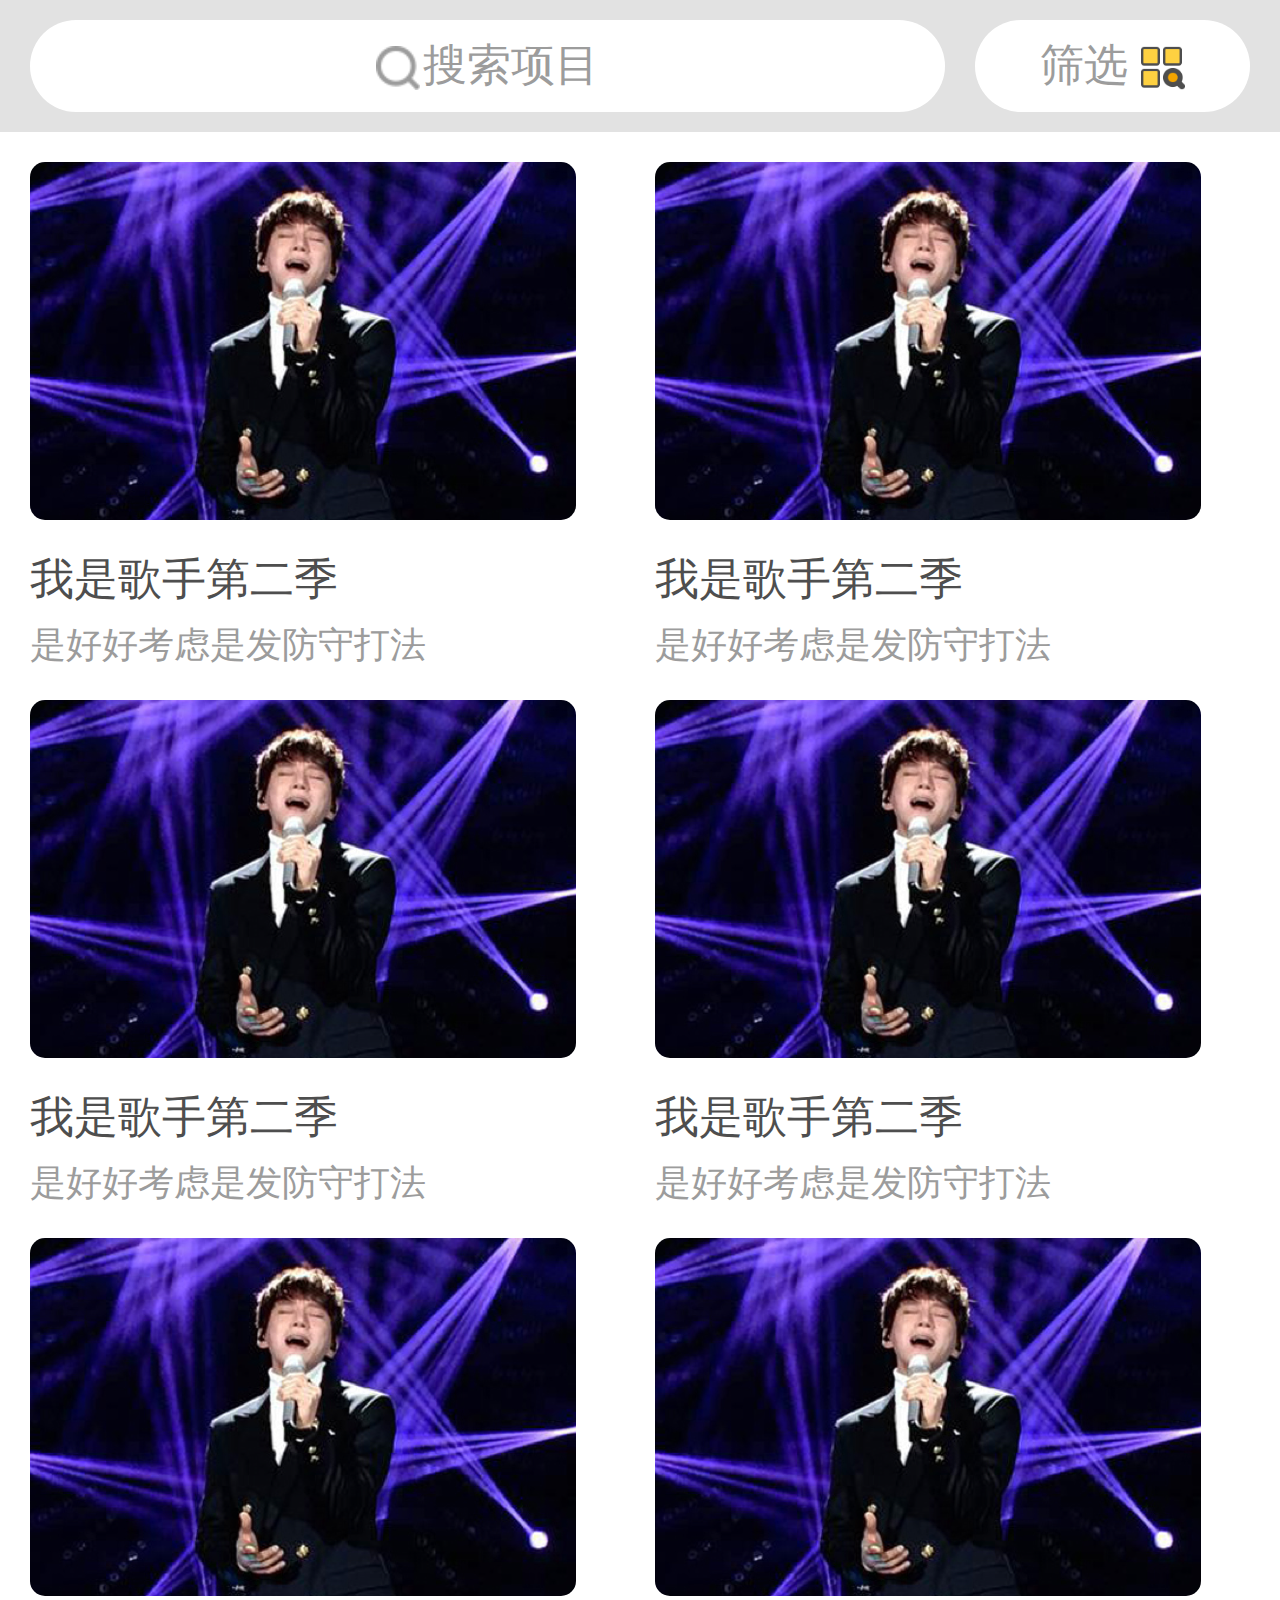
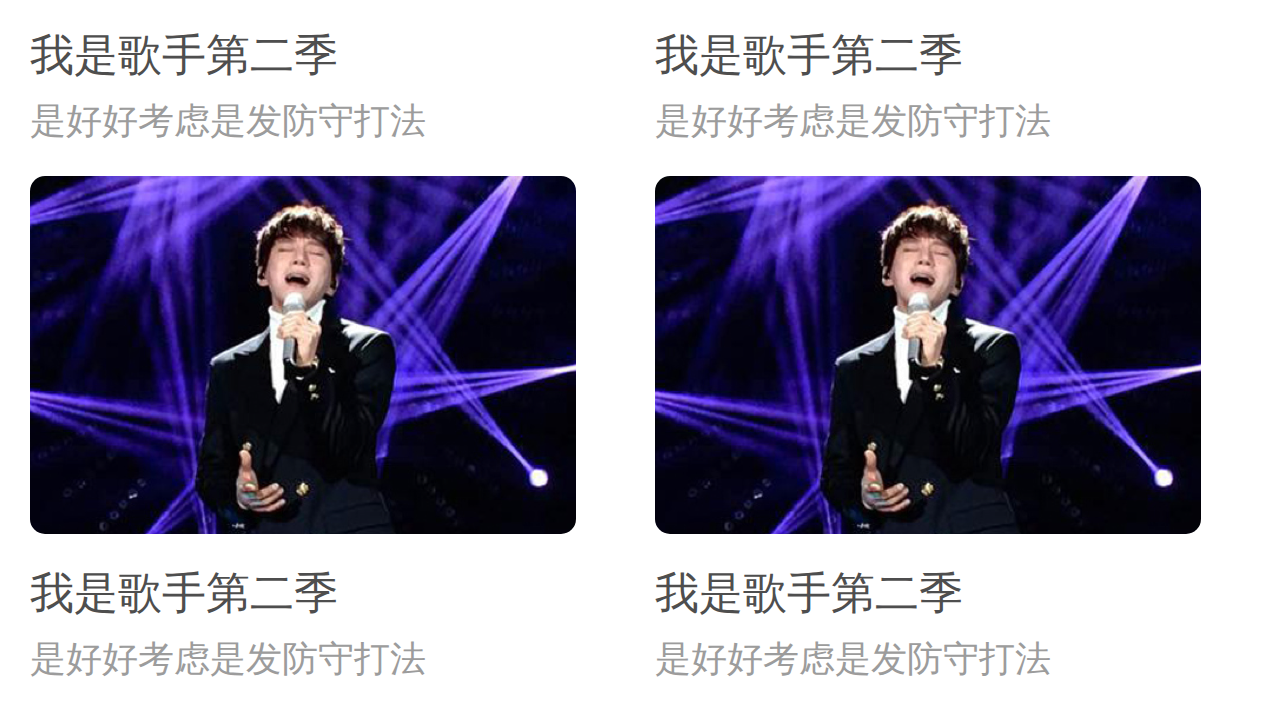
<file: index.html>
<!DOCTYPE html>
<html lang="en">
<head>
    <meta charset="UTF-8">
    <title>创业大赛</title>
    <link rel="stylesheet" href="css/index.css">
    <script src="js/jQuery.js"></script>
    <script src="js/index.js"></script>
</head>
<body>


<div class="sc-find">
    <div class="mar">
        <div class="sc-fd">
            <div class="sc-sou "></div>
            <div class="sc-suo">搜索项目</div>
            <div class="clear"></div>
        </div>
        <div class="screen">
            <div class="screen-left">
                <div class="screen-con">
                    <div class="screen-font">筛选</div>
                    <div class="screen-icon"></div>
                </div>
            </div>

        </div>
        <div class="clear"></div>
    </div>

</div>

<div class="sc-con">
    <div class="m-list">
        <ul class="ul-hot">
            <li>
                <div class="hot-list">
                    <a href="javascript:;">
                        <div class="hot-pic"><img src="images/8.png"></div>
                        <h3>我是歌手第二季</h3>
                        <h4>是好好考虑是发防守打法</h4>
                    </a>
                </div>
            </li>
            <li>
                <div class="hot-list">
                    <a href="javascript:;">
                        <div class="hot-pic"><img src="images/8.png"></div>
                        <h3>我是歌手第二季</h3>
                        <h4>是好好考虑是发防守打法</h4>
                    </a>
                </div>
            </li>
        </ul>
    </div>
    <div class="m-list">
        <ul class="ul-hot">
            <li>
                <div class="hot-list">
                    <a href="javascript:;">
                        <div class="hot-pic"><img src="images/8.png"></div>
                        <h3>我是歌手第二季</h3>
                        <h4>是好好考虑是发防守打法</h4>
                    </a>
                </div>
            </li>
            <li>
                <div class="hot-list">
                    <a href="javascript:;">
                        <div class="hot-pic"><img src="images/8.png"></div>
                        <h3>我是歌手第二季</h3>
                        <h4>是好好考虑是发防守打法</h4>
                    </a>
                </div>
            </li>
        </ul>
    </div>
    <div class="m-list">
        <ul class="ul-hot">
            <li>
                <div class="hot-list">
                    <a href="javascript:;">
                        <div class="hot-pic"><img src="images/8.png"></div>
                        <h3>我是歌手第二季</h3>
                        <h4>是好好考虑是发防守打法</h4>
                    </a>
                </div>
            </li>
            <li>
                <div class="hot-list">
                    <a href="javascript:;">
                        <div class="hot-pic"><img src="images/8.png"></div>
                        <h3>我是歌手第二季</h3>
                        <h4>是好好考虑是发防守打法</h4>
                    </a>
                </div>
            </li>
        </ul>
    </div>
    <div class="m-list">
        <ul class="ul-hot">
            <li>
                <div class="hot-list">
                    <a href="javascript:;">
                        <div class="hot-pic"><img src="images/8.png"></div>
                        <h3>我是歌手第二季</h3>
                        <h4>是好好考虑是发防守打法</h4>
                    </a>
                </div>
            </li>
            <li>
                <div class="hot-list">
                    <a href="javascript:;">
                        <div class="hot-pic"><img src="images/8.png"></div>
                        <h3>我是歌手第二季</h3>
                        <h4>是好好考虑是发防守打法</h4>
                    </a>
                </div>
            </li>
        </ul>
    </div>
</div>

</body>
</html>
</file>
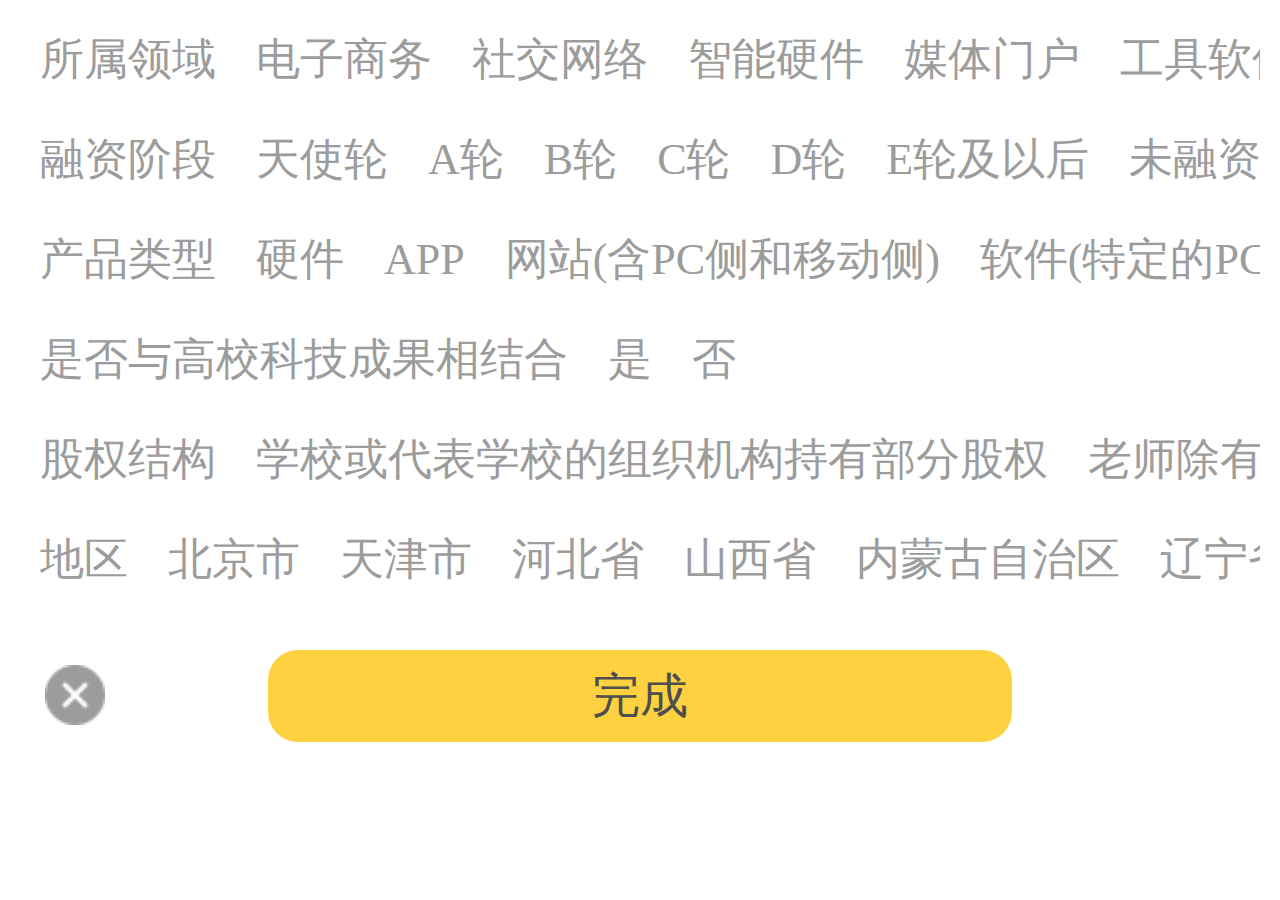
<file: html/screen.html>
<!DOCTYPE html>
<html lang="en">
<head>
    <meta charset="UTF-8">
    <title>Title</title>
    <link rel="stylesheet" href="../css/screen.css">
    <script src="../js/jQuery.js"></script>
    <script src="../js/index.js"></script>
</head>
<body>
    <div class="table">
        <div class="mar">
            <div class="menu1">
                <div class="contain">
                    <div class="cnv">所属领域</div>
                    <div class="cnv">电子商务</div>
                    <div class="cnv">社交网络</div>
                    <div class="cnv">智能硬件</div>
                    <div class="cnv">媒体门户</div>
                    <div class="cnv">工具软件</div>
                    <div class="cnv">消费生活</div>
                    <div class="cnv">医疗健康</div>
                    <div class="cnv">企业服务</div>
                    <div class="cnv">旅游户外</div>
                    <div class="cnv">房产家居</div>
                    <div class="cnv">汽车交通</div>
                    <div class="cnv">农林牧渔</div>
                    <div class="cnv">节能环保</div>
                    <div class="cnv">金融</div>
                    <div class="cnv">教育</div>
                    <div class="cnv">军工</div>
                    <div class="cnv">先进制造/工业自动化</div>
                    <div class="cnv">人力资源服务</div>
                    <div class="clear"></div>
                </div>
            </div>
            <div class="menu1">
                <div class="contain1">
                    <div class="cnv">融资阶段</div>
                    <div class="cnv">天使轮</div>
                    <div class="cnv">A轮</div>
                    <div class="cnv">B轮</div>
                    <div class="cnv">C轮</div>
                    <div class="cnv">D轮</div>
                    <div class="cnv">E轮及以后</div>
                    <div class="cnv">未融资</div>
                    <div class="clear"></div>
                </div>
            </div>
            <div class="menu1">
                <div class="contain2">
                    <div class="cnv">产品类型</div>
                    <div class="cnv">硬件</div>
                    <div class="cnv">APP</div>
                    <div class="cnv">网站(含PC侧和移动侧)</div>
                    <div class="cnv">软件(特定的PC客户端)</div>
                    <div class="cnv">微信公众号</div>
                    <div class="cnv">线下实体</div>
                    <div class="cnv">其他</div>
                    <div class="clear"></div>
                </div>
            </div>
            <div class="menu">
                <div class="contain3">
                    <div class="cnv">是否与高校科技成果相结合</div>
                    <div class="cnv">是</div>
                    <div class="cnv">否</div>
                    <div class="clear"></div>
                </div>
            </div>
            <div class="menu1">
                <div class="contain4">
                    <div class="cnv">股权结构</div>
                    <div class="cnv">学校或代表学校的组织机构持有部分股权</div>
                    <div class="cnv">老师除有部分股权</div>
                    <div class="clear"></div>
                </div>
            </div>
            <div class="menu1">
                <div class="contain5">
                    <div class="cnv">地区</div>
                    <div class="cnv">北京市</div>
                    <div class="cnv">天津市</div>
                    <div class="cnv">河北省</div>
                    <div class="cnv">山西省</div>
                    <div class="cnv">内蒙古自治区</div>
                    <div class="cnv">辽宁省</div>
                    <div class="cnv">吉林省</div>
                    <div class="cnv">黑龙江省</div>
                    <div class="cnv">上海市</div>
                    <div class="cnv">江苏省</div>
                    <div class="cnv">浙江省</div>
                    <div class="cnv">安徽省</div>
                    <div class="cnv">福建省</div>
                    <div class="cnv">江西省</div>
                    <div class="cnv">山东省</div>
                    <div class="cnv">河南省</div>
                    <div class="cnv">湖北省</div>
                    <div class="cnv">湖南省</div>
                    <div class="cnv">广东省</div>
                    <div class="cnv">广西藏族自治区</div>
                    <div class="cnv">海南省</div>
                    <div class="cnv">重庆市</div>
                    <div class="cnv">四川省</div>
                    <div class="cnv">贵州省</div>
                    <div class="cnv">云南省</div>
                    <div class="cnv">西藏自治区</div>
                    <div class="cnv">陕西省</div>
                    <div class="cnv">甘肃省</div>
                    <div class="cnv">青海省</div>
                    <div class="cnv">宁夏回族自治区</div>
                    <div class="cnv">新疆维吾尔自治区</div>
                    <div class="cnv">台湾省</div>
                    <div class="cnv">香港特别行政区</div>
                    <div class="cnv">澳门特别行政区</div>
                    <div class="clear"></div>
                </div>
            </div>
        </div>
    </div>

    <div class="btn">
        <div class="mar">
            <div class="remove"></div>
            <div class="btn-res">完成</div>
        </div>
    </div>
</body>
</html>
</file>
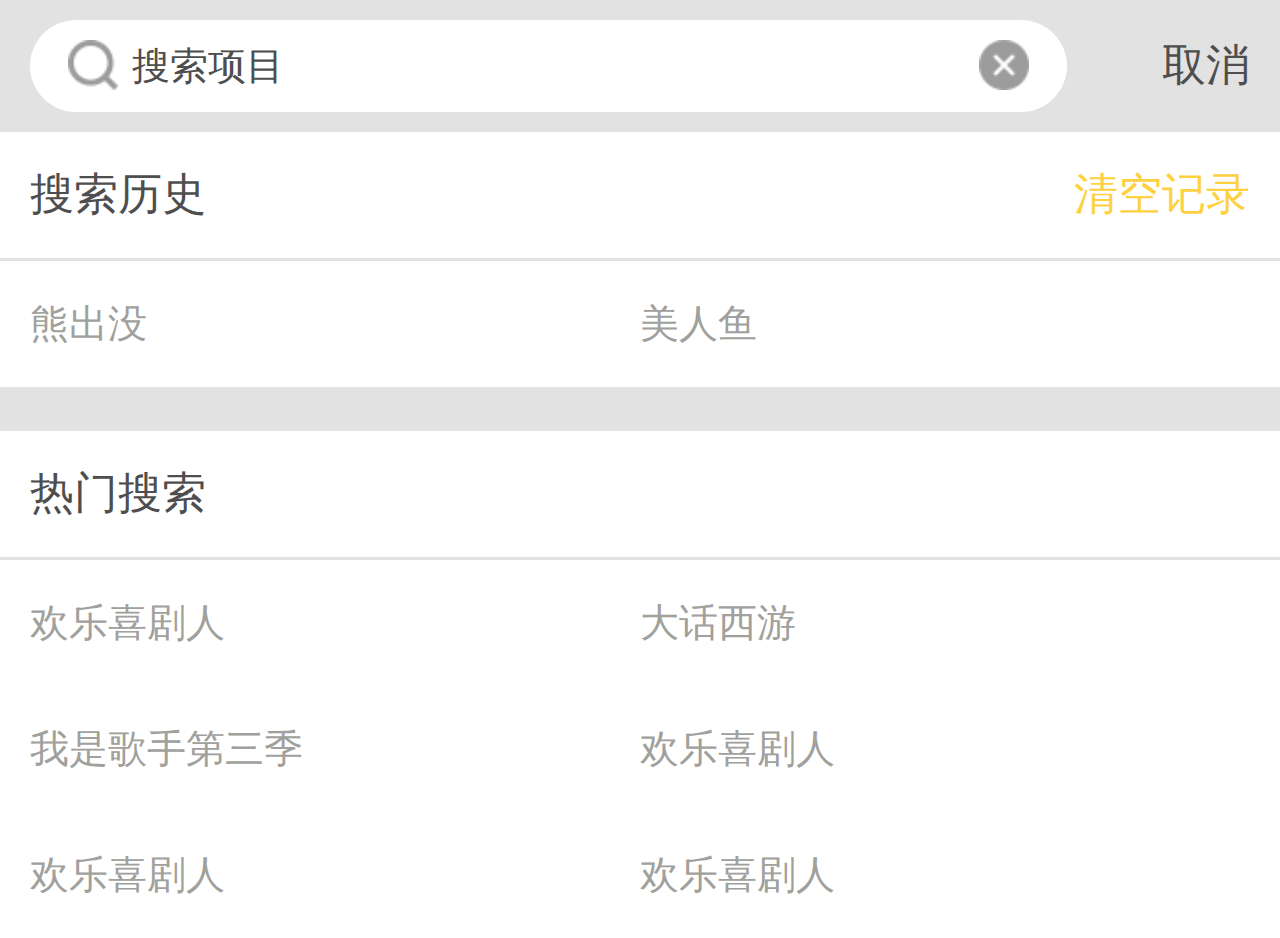
<file: html/select.html>
<!DOCTYPE html>
<html lang="en">
<head>
    <meta charset="UTF-8">
    <title>sousuokuang</title>
    <link rel="stylesheet" href="../css/select.css">
    <script src="../js/jQuery.js"></script>
    <script src="../js/select.js"></script>
</head>
<body>

<div class="search">
    <div class="his">
        <div class="search-k">
            <div class="search-k-s"></div>
            <input id="su" type="text" value="搜索项目">
            <div class="search-k-x"></div>
        </div>
        <div class="search-q"><a>取消</a></div>
        <div class="clear"></div>
    </div>
</div>

<div class="rongqi">
    <div class="history">
        <div class="his his-h">
            <div class="history-search">搜索历史</div>
            <div class="history-cancel">清空记录</div>
        </div>

    </div>

    <div class="xian"></div>
    <div class="Search-record">
        <div class="his">
            <div class="record">熊出没</div>
            <div class="record">美人鱼</div>
            <div class="clear"></div>
        </div>
    </div>
    <div class="tiao"></div>
</div>


<div class="hot-search">
    <div class="his his-h">
        <div class="hot">热门搜索</div>
    </div>
    <div class="xian"></div>

    <div class="record-r">
        <div class="his">
            <div class="record record-hot">欢乐喜剧人</div>
            <div class="record record-hot">大话西游</div>
            <div class="record record-hot">我是歌手第三季</div>
            <div class="record record-hot">欢乐喜剧人</div>
            <div class="record record-hot">欢乐喜剧人</div>
            <div class="record record-hot">欢乐喜剧人</div>
            <div class="clear"></div>
        </div>
    </div>
</div>

<div class="confirm">
    <div class="confirm-clear">
        <h3>清空</h3>
        <h5>小主确定要清空搜索记录吗？</h5>
        <div class="xian"></div>
        <div class="btn">
            <div class="btn-a btn-l">清空</div>
            <div class="btn-a btn-r">保留</div>
        </div>
    </div>
</div>


</body>
</html>
</file>
<file: css/index.css>
body{
    margin:0;
    padding: 0;
    font-size: 12px;
    font-family: "STXihei";
}
ul,li,p,h1,h2,h3,h4,h5,h6{
    margin: 0;padding: 0;
    list-style: none;
    font-weight:normal;
}
a{
    text-decoration: none;
}
*{
    box-sizing:border-box;
}
.clear{
    clear: both;
}


.sc-find{
    width:100%;
    /*height:40px;*/
    background-color: #e2e2e2;

}
.mar{
    margin: 0 30px;
}
.sc-fd{
    height:92px;
    width:75%;
    border-radius: 50px;
    background-color: #fff;
    text-align: center;
    line-height: 92px;
    display:inline-block;
    margin:20px 0;
    float: left;
}
.sc-sou {
    width: 44px;
    height:44px;
    display:inline-block;
    /*margin-right: 5px;*/
    background:url("../images/sousuo.png") no-repeat center center;
    background-size: cover;
    margin-bottom: -10px;
}
.sc-suo {
    height: 92px;
    font-size: 44px;
    line-height: 92px;
    color:#9c9c9c;
    display:inline-block;
}
.screen{
    width: 25%;
    height: 92px;
    float: left;
}
.screen-left{
    margin-left: 30px;
}
.screen-con{
    width: 100%;
    height: 92px;
    background: #fff;
    border-radius: 50px;
    margin: 20px 0;
    text-align: center;
}
.screen-font{
    height: 92px;
    font-size: 44px;
    line-height: 92px;
    color:#9c9c9c;
    display:inline-block;
}
.screen-icon{
    width: 44px;
    height:44px;
    display:inline-block;
    /*margin-right: 5px;*/
    background:url("../images/icon.png") no-repeat center center;
    background-size: cover;
    margin-bottom: -10px;
    margin-left: 10px;
}



/*列表*/
.sc-con{
    margin-top: 30px;
}
.m-list{
    padding: 0 30px;
}
.m-list ul{
    margin-left: -30px;
}
.m-list .hot-list{
    margin-left: 30px;
}
.hot-list a{
    display: inline-block;
}
.hot-pic{
    background-size: 100% 100%;

}
.ul-hot li{
    width: 50%;
    float: left;
}
.hot-pic img{
    display: block;
    border: none;
    vertical-align: middle;
    width: 100%;
    height: auto;
    border-radius: 15px;
}
.hot-list h3{
    width:100%;
    font-size:44px;
    color:#4E4E4E;
    margin-top: 30px
}
.hot-list h4{
    width:100%;
    font-size: 36px;
    color:#9c9c9c;
    margin-top: 12px ;
    margin-bottom: 30px;
}
</file>
<file: css/screen.css>
body{
    margin:0;
    padding: 0;
    font-family: "STXihei";
}
ul,li,p,h1,h2,h3,h4,h5,h6{
    margin: 0;padding: 0;
    list-style: none;
    font-weight:normal;
}
.clear{
    clear: both;
}
a{
    text-decoration: none;
}
*{
    box-sizing:border-box;
}

.table{
    width: 100%;
}
.mar{
    margin: 0 20px;
}
.menu1{
    width: 100%;
    overflow: hidden;
    overflow-x: scroll;
}
.menu{
    width: 100%;
    overflow: hidden;
}
.contain{
    width:5006px;
    height: 80px;
    margin-top: 20px;
}
.cnv{
    height:80px;
    float:left;
    font-size: 44px;
    font-family: "STXihei";
    color:#9c9c9c;
    text-align: center;
    line-height: 80px;
    /*margin: 0 20px;*/
    padding: 0 20px;
}
.contain1{
    width:1496px;
    height: 80px;
    margin-top: 20px;
}
.contain2{
    width:2484px;
    height: 80px;
    margin-top: 20px;
}
.contain3{
    width:100%;
    height: 80px;
    margin-top: 20px;
}
.contain4{
    width:1766px;
    height: 80px;
    margin-top: 20px;
}
.contain5{
    width:7800px;
    height: 80px;
    margin-top: 20px;
}

.btn{
    width: 100%;
    height: auto;
    text-align: center;
    margin-top: 50px;
    position: relative;
}
.btn-res{
    display: inline-block;
    width: 60%;
    height: 92px;
    font-size: 48px;
    text-align: center;line-height: 92px;
    color: #4E4E4E;
    background: #fed141;
    border-radius: 30px;
}
.remove{
    width: 60px;
    height: 60px;
    background: url("../images/shanchu.png")no-repeat center ;
    background-size: cover;
    position: absolute;
    left: 45px;top: 15px;

}
</file>
<file: css/select.css>
body{
    margin:0;
    padding: 0;
    font-size: 12px;
    font-family: "STXihei";
    background: #e2e2e2;
}
ul,li,p,h1,h2,h3,h4,h5,h6{
    margin: 0;padding: 0;
    list-style: none;
    font-weight:normal;
}
.clear{
    clear: both;
}
a{
    text-decoration: none;
}
*{
    box-sizing:border-box;
}
/*搜索*/
.clear{
    clear: both;
}
.search{
    width: 100%;height: auto;
    background: #e2e2e2;
}
.his{
    margin: 0 50px;
}
.search-k{
    width: 85%;
    height: 92px;
    margin: 20px 0;
    background: #fff;
    border-radius: 50px;
    float: left;
    position: relative;
}
.search-k-s{
    width: 50px;
    height: 50px;
    display: inline-block;
    position: absolute;
    left: 38px;
    top: 20px;
    background: url("../images/sousuo.png") no-repeat center center;
    background-size: cover;
    margin-bottom: -4px;
}
.search-k-x{
    width: 50px;
    height: 50px;
    display: inline-block;
    position: absolute;
    right: 38px;
    top: 20px;
    background: url("../images/shanchu.png") no-repeat center center;
    background-size: cover;
    margin-bottom: -4px;
    /*display: none;*/
}
.search-k input{
    display: block;
    width: 80%;
    height: 92px;
    background: #fff;
    border-radius: 50px;
    border: none;
    font-size: 38px;
    color: #4e4e4e;
    margin-left: 100px;
    outline: none;
    overflow: hidden;
}
.search-q{
    width: 15%;
    height: 132px;
    line-height: 132px;
    text-align: right;
    font-size: 44px;
    float: left;
    color: #4e4e4e;
    cursor: pointer;
}
.search-q a{
    display: block;
    width: 90px;
    height: 132px;
    line-height: 132px;
    float: right;
}


/**/

.history{
    width: 100%;height: auto;
    background: #fff;
}

.his{
    margin: 0 30px;
}
.his-h{
    height: 126px;
}
.history-search,.history-cancel{
    font-family: STXihei;
    font-size: 44px;
    float: left;

}
.history-search{
    width: 50%;
    text-align: left;
    /*float: left;*/
    color: #4e4e4e;
    line-height: 126px;
}
.history-cancel{
    width: 50%;
    line-height: 126px;
    text-align: right;
    color: #fed141;
    cursor: pointer;
}

.xian{
    width: 100%;height: 3px;
    background: #e2e2e2;
}

.Search-record{
    width: 100%;
    height: auto;
    background: #fff;
    max-height: 348px;
    overflow: hidden;
}

.record{
    width: 50%;height: 126px;
    overflow: hidden;
    float: left;
    color: #A0A09C;
    font-size: 39px;
    line-height: 126px;
}

.tiao{
    width: 100%;
    height: 44px;
    background: #e2e2e2;
}

.hot-search{
    width: 100%;
    background: #fff;
}

.hot{
    font-size: 44px;
    color: #4e4e4e;
    line-height: 126px;
}

.record-r{
    background: #fff;
}


/*弹出*/
.confirm{
    width: 100%;
    height: 100%;
    background: rgba(0,0,0,0.44);
    position: absolute;
    left: 0;
    top: 0;
    display: none;
}
.confirm-clear{
    width: 70%;
    height:360px;
    background: #fff;
    border-radius: 30px;
    margin: 500px auto;
}
.confirm-clear h3{
    display: block;
    width: 100%;
    line-height: 80px;
    font-size: 52px;
    font-family: STXihei;
    text-align: center;
    color: #4e4e4e;
    padding-top: 50px;


}
.confirm-clear h5{
    display: block;
    width: 100%;
    line-height: 80px;
    font-size: 38px;
    font-family: STXihei;
    text-align: center;
    color: #4e4e4e;
    padding-bottom: 34px;
}
.btn-a{
    width: 50%;
    font-size: 52px;
    float: left;
    text-align: center;
    line-height: 116px;
    color: #fed141;
}
.btn-l{
    border-right: 3px solid #e2e2e2;
}
</file>
